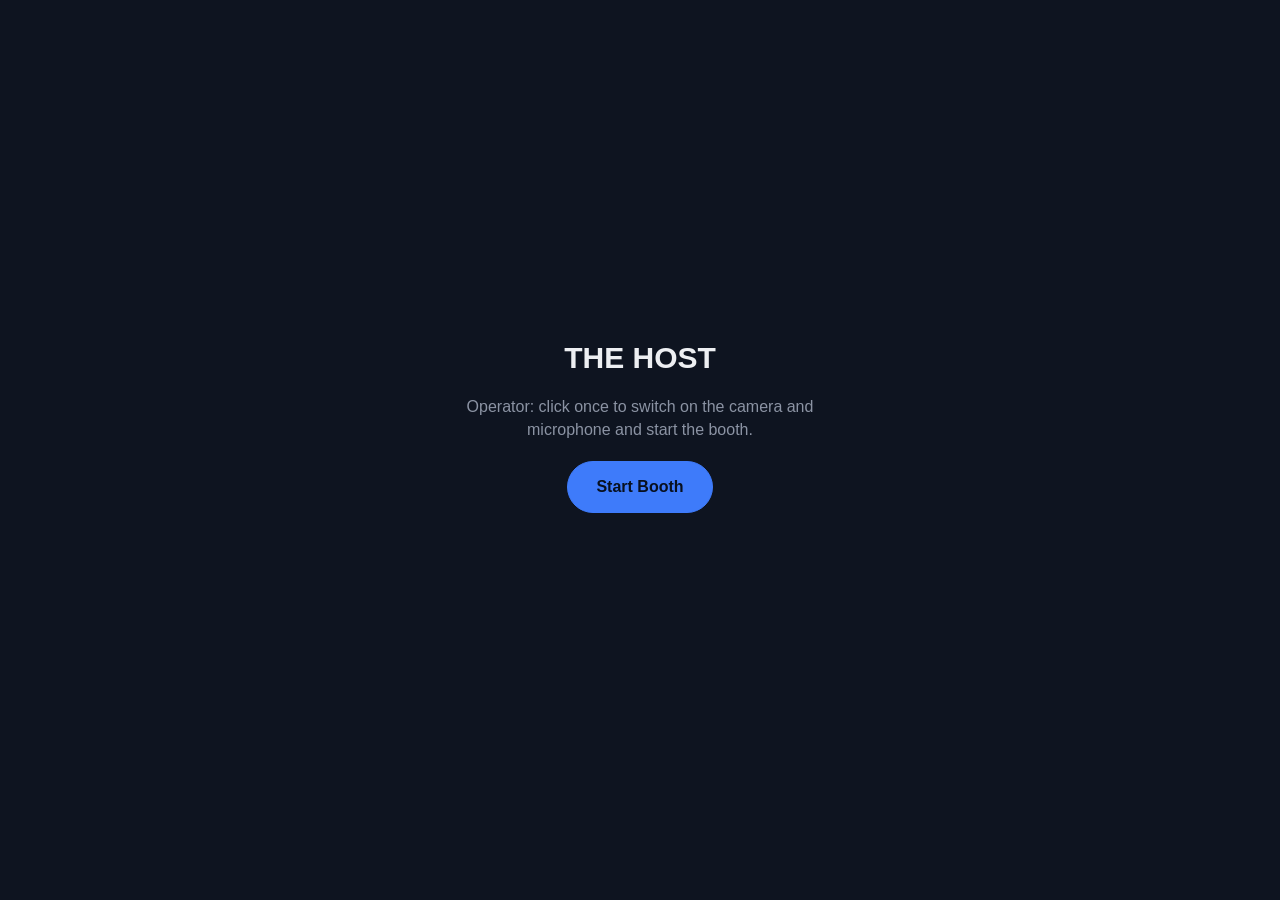
<file: campusai-v1/frontend/index.html>
<!doctype html>
<html lang="en">
<head>
  <meta charset="utf-8">
  <meta name="viewport" content="width=device-width, initial-scale=1">
  <title>THE HOST</title>
  <link rel="stylesheet" href="styles.css">
</head>
<body data-state="booth_off">
  <header class="topbar">
    <div class="brand"><span class="brand-name">THE HOST</span><span class="brand-tag">Bite &amp; Pour · voice page</span></div>
    <div class="operator">
      <label class="switch"><input type="checkbox" id="autoGreet" checked><span>Auto-greet</span></label>
    </div>
  </header>

  <main class="stage">
    <section class="left" aria-label="Robot and controls">
      <div id="robotMount"></div>
      <p id="statusLabel" class="status-label" aria-live="polite">Ready</p>
      <div id="hints" class="hints">
        <p class="hints-title">Try saying:</p>
        <ul>
          <li>“What do you recommend?”</li>
          <li>“I’d like to order something.”</li>
          <li>“Is my order ready?”</li>
          <li>“Remember me, my name is …”</li>
        </ul>
        <p class="hints-foot">Or hold something up and press “Show It Something”.</p>
      </div>
      <div class="controls">
        <button id="talkBtn" class="btn primary" type="button">Tap to Talk</button>
        <button id="doneBtn" class="btn" type="button" hidden>Done</button>
        <button id="snapBtn" class="btn" type="button" disabled>Show It Something</button>
        <button id="reconnectBtn" class="btn primary" type="button" hidden>Reconnect</button>
      </div>
      <form id="textForm" class="textform" autocomplete="off">
        <input id="textInput" type="text" maxlength="500" placeholder="Or type here…" disabled>
        <button id="textSend" class="btn" type="submit" disabled>Send</button>
      </form>
      <div class="camera"><video id="preview" autoplay playsinline muted></video></div>
      <p id="privacy" class="privacy">Camera: used on this device only to notice when someone is nearby — nothing is recorded or stored. Voice, and any photo you choose to show, are sent to Google’s Gemini service. Please don’t show anything sensitive.</p>
    </section>

    <section class="right" aria-label="Conversation">
      <div class="panel"><h2>Conversation</h2><div id="transcript" class="transcript" aria-live="polite"></div></div>
    </section>
  </main>

  <div id="startOverlay" class="overlay">
    <div class="overlay-card">
      <h1>THE HOST</h1>
      <p>Operator: click once to switch on the camera and microphone and start the booth.</p>
      <button id="startBtn" class="btn primary large" type="button">Start Booth</button>
      <p id="startNote" class="start-note" aria-live="polite"></p>
    </div>
  </div>
  <div id="toast" class="toast" role="status" hidden></div>
  <script type="module" src="app.js"></script>
</body>
</html>
</file>
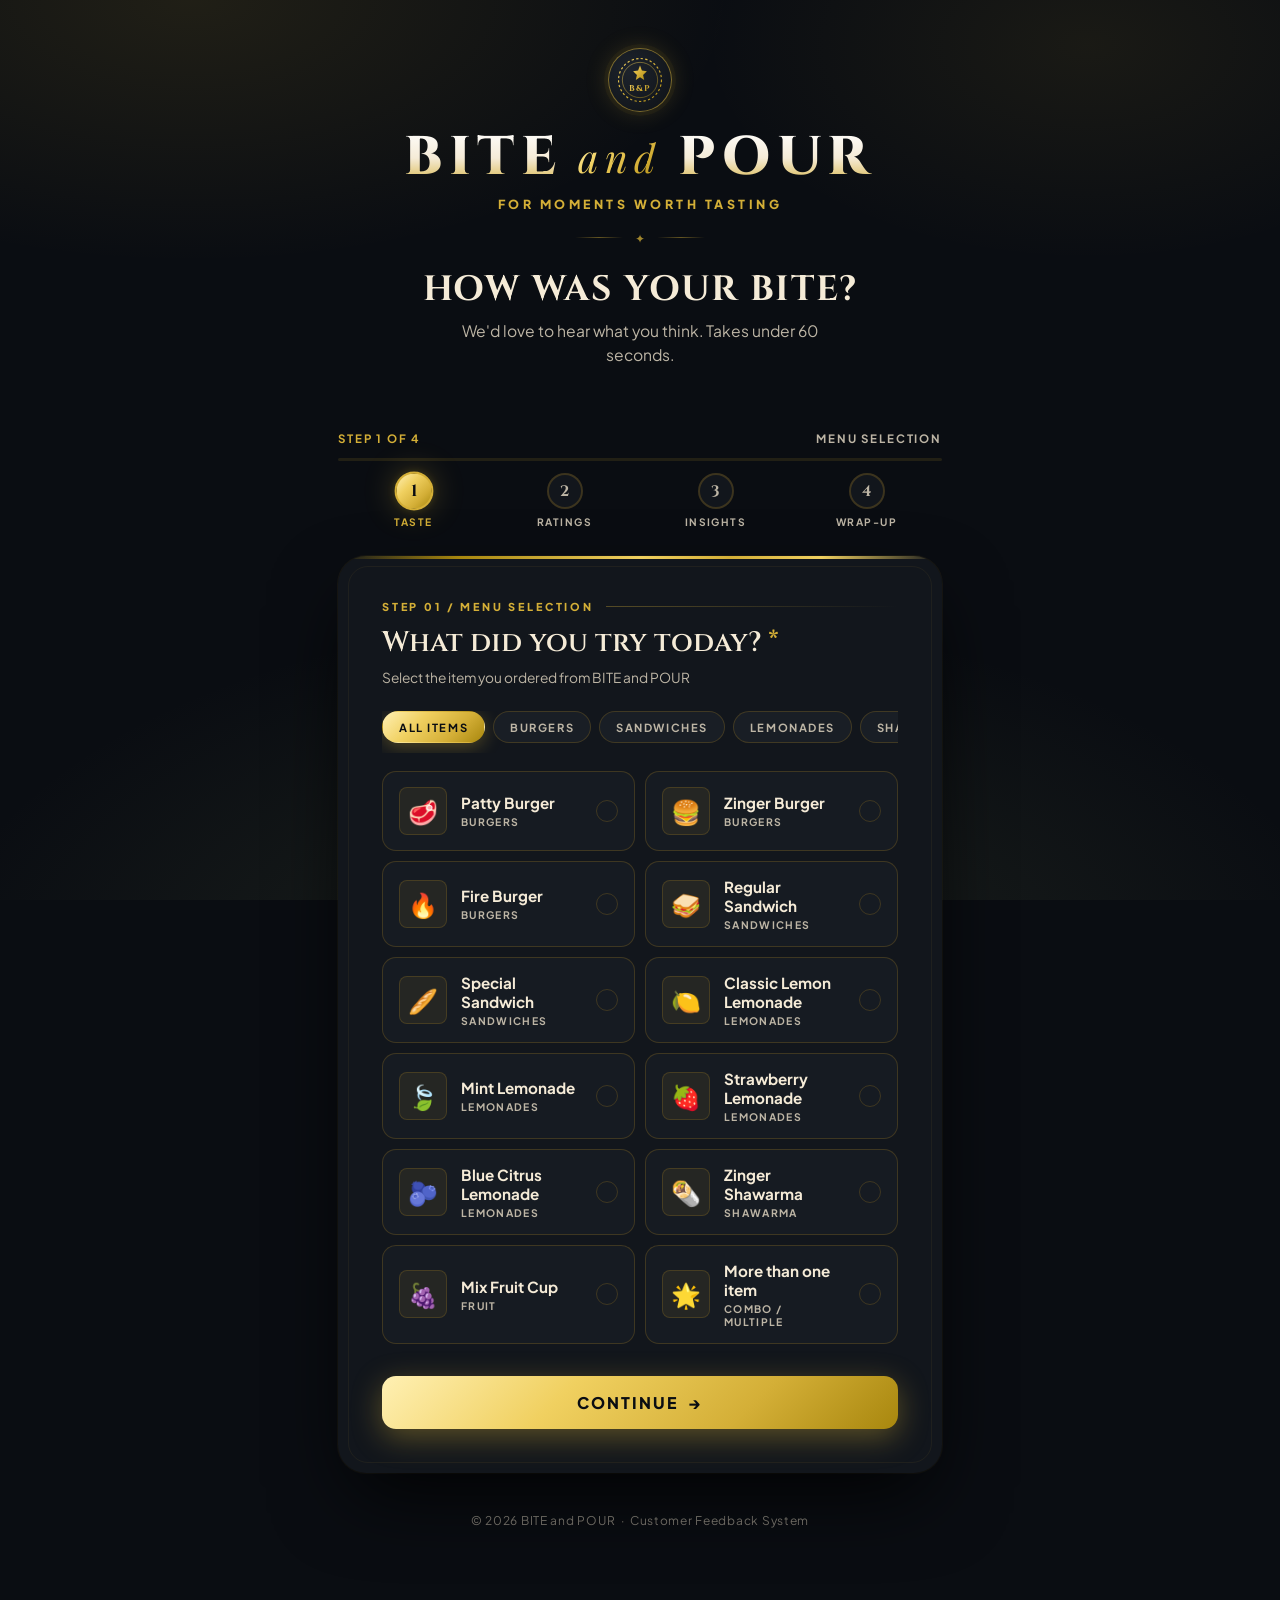
<file: feedback-site/netlify-deploy/index.html>
<!DOCTYPE html>
<html lang="en">
<head>
  <meta charset="UTF-8">
  <meta name="viewport" content="width=device-width, initial-scale=1.0, maximum-scale=1.0">
  <title>BITE and POUR — Customer Feedback</title>
  <meta name="description" content="Share your honest experience with BITE and POUR. Premium feedback, under 60 seconds.">
  <meta name="theme-color" content="#0A0D12">
  <link rel="stylesheet" href="style.css">
  <link rel="icon" href="data:image/svg+xml,<svg xmlns=%22http://www.w3.org/2000/svg%22 viewBox=%220 0 100 100%22><text y=%22.9em%22 font-size=%2290%22>👑</text></svg>">
</head>
<body>

  <!-- Gold Gradient (SVG defs for star fill fallback) -->
  <svg style="width:0;height:0;position:absolute" aria-hidden="true">
    <defs>
      <linearGradient id="gGold" x1="0%" y1="0%" x2="100%" y2="100%">
        <stop offset="0%" stop-color="#F0D060"/>
        <stop offset="50%" stop-color="#D4AF37"/>
        <stop offset="100%" stop-color="#A8870E"/>
      </linearGradient>
    </defs>
  </svg>

  <!-- Ambient particles -->
  <div class="particle-field" id="ptField" aria-hidden="true"></div>

  <main class="app">

    <!-- ═══════════════ BRAND HEADER ═══════════════ -->
    <header class="brand-header">
      
      <!-- Premium Logo Crest Emblem -->
      <div class="brand-logo-emblem" aria-label="BITE and POUR Crest">
        <div class="crest-ring-outer"></div>
        <div class="crest-badge">
          <svg class="crest-svg" viewBox="0 0 60 60" fill="none" xmlns="http://www.w3.org/2000/svg">
            <circle cx="30" cy="30" r="28" stroke="url(#gGold)" stroke-width="1.5" stroke-dasharray="3 3"/>
            <circle cx="30" cy="30" r="23" stroke="url(#gGold)" stroke-width="1" opacity="0.6"/>
            <!-- Crown / Star motif -->
            <path d="M30 11L32.5 17.5L39 18.5L34 23.5L35.5 30L30 26.5L24.5 30L26 23.5L21 18.5L27.5 17.5L30 11Z" fill="url(#gGold)"/>
            <!-- Monogram -->
            <text x="30" y="44" font-family="'Cinzel', Georgia, serif" font-size="11" font-weight="700" fill="url(#gGold)" text-anchor="middle" letter-spacing="1.5">B&amp;P</text>
          </svg>
        </div>
      </div>

      <!-- Balanced Luxury Brand Wordmark -->
      <div class="brand-wordmark" aria-label="BITE and POUR">
        <span class="wm-word">BITE</span>
        <span class="wm-amp">and</span>
        <span class="wm-word">POUR</span>
      </div>

      <p class="brand-tagline">FOR MOMENTS WORTH TASTING</p>

      <div class="header-gold-divider" aria-hidden="true">
        <span class="hgd-line"></span>
        <span class="hgd-star">✦</span>
        <span class="hgd-line"></span>
      </div>

      <h1 class="page-headline">HOW WAS YOUR BITE?</h1>
      <p class="page-subline">We'd love to hear what you think. Takes under 60 seconds.</p>
    </header>

    <!-- ═══════════════ PROGRESS ═══════════════ -->
    <div class="progress-wrap fade-up d4" aria-label="Feedback progress">
      <div class="progress-label">
        <span id="stepLabel">Step 1 of 4</span>
        <span id="stepName">Menu Selection</span>
      </div>
      <div class="progress-track">
        <div class="progress-fill" id="pFill"></div>
      </div>
      <div class="progress-dots">
        <div class="pdot active" id="pd1">
          <div class="pdot-ring"><span>1</span></div>
          <div class="pdot-lbl">Taste</div>
        </div>
        <div class="pdot" id="pd2">
          <div class="pdot-ring"><span>2</span></div>
          <div class="pdot-lbl">Ratings</div>
        </div>
        <div class="pdot" id="pd3">
          <div class="pdot-ring"><span>3</span></div>
          <div class="pdot-lbl">Insights</div>
        </div>
        <div class="pdot" id="pd4">
          <div class="pdot-ring"><span>4</span></div>
          <div class="pdot-lbl">Wrap-Up</div>
        </div>
      </div>
    </div>

    <!-- Error banner -->
    <div class="err-banner" id="errBanner" role="alert">
      <span>⚠️</span>
      <span id="errText">Please complete all required fields.</span>
    </div>

    <!-- ═══════════════ FEEDBACK FORM ═══════════════ -->
    <form id="feedbackForm" name="feedback" method="POST" data-netlify="true" netlify-honeypot="website_hp" novalidate autocomplete="off">
      <input type="hidden" name="form-name" value="feedback">

      <!-- Honeypot -->
      <div class="hp" aria-hidden="true">
        <input type="text" name="website_hp" id="website_hp" tabindex="-1" autocomplete="nope">
      </div>

      <!-- ── STEP 1: MENU SELECTION ── -->
      <div class="form-step active card" id="step-1">
        <div class="step-label">Step 01 / Menu Selection</div>
        <h2 class="q-title">What did you try today? <span class="q-required">*</span></h2>
        <p class="q-sub">Select the item you ordered from BITE and POUR</p>

        <!-- Category filter -->
        <div class="cat-bar" role="group" aria-label="Filter items">
          <button type="button" class="cat-btn on" data-cat="all">All Items</button>
          <button type="button" class="cat-btn" data-cat="burgers">Burgers</button>
          <button type="button" class="cat-btn" data-cat="sandwiches">Sandwiches</button>
          <button type="button" class="cat-btn" data-cat="lemonades">Lemonades</button>
          <button type="button" class="cat-btn" data-cat="shawarma">Shawarma</button>
          <button type="button" class="cat-btn" data-cat="fruit">Fruit</button>
        </div>

        <div class="product-grid" role="radiogroup" aria-label="Select menu item">

          <label class="pchip" data-cat="burgers">
            <input type="radio" name="item" value="Patty Burger">
            <div class="picon"><span class="picon-emoji">🥩</span></div>
            <div class="pinfo">
              <div class="pname">Patty Burger</div>
              <div class="pcat">Burgers</div>
            </div>
            <div class="pcheck">✓</div>
          </label>

          <label class="pchip" data-cat="burgers">
            <input type="radio" name="item" value="Zinger Burger">
            <div class="picon"><span class="picon-emoji">🍔</span></div>
            <div class="pinfo">
              <div class="pname">Zinger Burger</div>
              <div class="pcat">Burgers</div>
            </div>
            <div class="pcheck">✓</div>
          </label>

          <label class="pchip" data-cat="burgers">
            <input type="radio" name="item" value="Fire Burger">
            <div class="picon"><span class="picon-emoji">🔥</span></div>
            <div class="pinfo">
              <div class="pname">Fire Burger</div>
              <div class="pcat">Burgers</div>
            </div>
            <div class="pcheck">✓</div>
          </label>

          <label class="pchip" data-cat="sandwiches">
            <input type="radio" name="item" value="Regular Sandwich">
            <div class="picon"><span class="picon-emoji">🥪</span></div>
            <div class="pinfo">
              <div class="pname">Regular Sandwich</div>
              <div class="pcat">Sandwiches</div>
            </div>
            <div class="pcheck">✓</div>
          </label>

          <label class="pchip" data-cat="sandwiches">
            <input type="radio" name="item" value="Special Sandwich">
            <div class="picon"><span class="picon-emoji">🥖</span></div>
            <div class="pinfo">
              <div class="pname">Special Sandwich</div>
              <div class="pcat">Sandwiches</div>
            </div>
            <div class="pcheck">✓</div>
          </label>

          <label class="pchip" data-cat="lemonades">
            <input type="radio" name="item" value="Classic Lemon Lemonade">
            <div class="picon"><span class="picon-emoji">🍋</span></div>
            <div class="pinfo">
              <div class="pname">Classic Lemon Lemonade</div>
              <div class="pcat">Lemonades</div>
            </div>
            <div class="pcheck">✓</div>
          </label>

          <label class="pchip" data-cat="lemonades">
            <input type="radio" name="item" value="Mint Lemonade">
            <div class="picon"><span class="picon-emoji">🍃</span></div>
            <div class="pinfo">
              <div class="pname">Mint Lemonade</div>
              <div class="pcat">Lemonades</div>
            </div>
            <div class="pcheck">✓</div>
          </label>

          <label class="pchip" data-cat="lemonades">
            <input type="radio" name="item" value="Strawberry Lemonade">
            <div class="picon"><span class="picon-emoji">🍓</span></div>
            <div class="pinfo">
              <div class="pname">Strawberry Lemonade</div>
              <div class="pcat">Lemonades</div>
            </div>
            <div class="pcheck">✓</div>
          </label>

          <label class="pchip" data-cat="lemonades">
            <input type="radio" name="item" value="Blue Citrus Lemonade">
            <div class="picon"><span class="picon-emoji">🫐</span></div>
            <div class="pinfo">
              <div class="pname">Blue Citrus Lemonade</div>
              <div class="pcat">Lemonades</div>
            </div>
            <div class="pcheck">✓</div>
          </label>

          <label class="pchip" data-cat="shawarma">
            <input type="radio" name="item" value="Zinger Shawarma">
            <div class="picon"><span class="picon-emoji">🌯</span></div>
            <div class="pinfo">
              <div class="pname">Zinger Shawarma</div>
              <div class="pcat">Shawarma</div>
            </div>
            <div class="pcheck">✓</div>
          </label>

          <label class="pchip" data-cat="fruit">
            <input type="radio" name="item" value="Mix Fruit Cup">
            <div class="picon"><span class="picon-emoji">🍇</span></div>
            <div class="pinfo">
              <div class="pname">Mix Fruit Cup</div>
              <div class="pcat">Fruit</div>
            </div>
            <div class="pcheck">✓</div>
          </label>

          <label class="pchip" data-cat="all">
            <input type="radio" name="item" value="More than one item">
            <div class="picon"><span class="picon-emoji">🌟</span></div>
            <div class="pinfo">
              <div class="pname">More than one item</div>
              <div class="pcat">Combo / Multiple</div>
            </div>
            <div class="pcheck">✓</div>
          </label>

        </div>

        <div class="nav-row">
          <button type="button" class="btn-next" id="next1">
            CONTINUE <span class="btn-arrow">→</span>
          </button>
        </div>
      </div><!-- /step-1 -->

      <!-- ── STEP 2: RATINGS ── -->
      <div class="form-step card" id="step-2">
        <div class="step-label">Step 02 / Quality Ratings</div>
        <h2 class="q-title">Rate your experience</h2>
        <p class="q-sub">Be honest — we use this to improve.</p>

        <!-- Overall -->
        <div class="rating-group">
          <div class="rq-title">Overall Experience <span class="q-required">*</span></div>
          <div class="stars" role="radiogroup" aria-label="Overall rating" data-field="overall_rating">
            <button type="button" class="star-btn" data-v="1" aria-label="1 star"><span class="star-glyph">★</span></button>
            <button type="button" class="star-btn" data-v="2" aria-label="2 stars"><span class="star-glyph">★</span></button>
            <button type="button" class="star-btn" data-v="3" aria-label="3 stars"><span class="star-glyph">★</span></button>
            <button type="button" class="star-btn" data-v="4" aria-label="4 stars"><span class="star-glyph">★</span></button>
            <button type="button" class="star-btn" data-v="5" aria-label="5 stars"><span class="star-glyph">★</span></button>
          </div>
          <div style="text-align:center"><span class="star-pill" id="overall_rating_pill">Tap a star to rate</span></div>
          <input type="hidden" name="overall_rating" id="overall_rating">
        </div>

        <!-- Taste -->
        <div class="rating-group">
          <div class="rq-title">Taste <span class="q-required">*</span></div>
          <div class="stars" role="radiogroup" aria-label="Taste rating" data-field="taste_rating">
            <button type="button" class="star-btn" data-v="1" aria-label="1 star"><span class="star-glyph">★</span></button>
            <button type="button" class="star-btn" data-v="2" aria-label="2 stars"><span class="star-glyph">★</span></button>
            <button type="button" class="star-btn" data-v="3" aria-label="3 stars"><span class="star-glyph">★</span></button>
            <button type="button" class="star-btn" data-v="4" aria-label="4 stars"><span class="star-glyph">★</span></button>
            <button type="button" class="star-btn" data-v="5" aria-label="5 stars"><span class="star-glyph">★</span></button>
          </div>
          <div style="text-align:center"><span class="star-pill" id="taste_rating_pill">Tap a star to rate</span></div>
          <input type="hidden" name="taste_rating" id="taste_rating">
        </div>

        <!-- Presentation -->
        <div class="rating-group">
          <div class="rq-title">Presentation <span class="q-required">*</span></div>
          <div class="stars" role="radiogroup" aria-label="Presentation rating" data-field="presentation_rating">
            <button type="button" class="star-btn" data-v="1" aria-label="1 star"><span class="star-glyph">★</span></button>
            <button type="button" class="star-btn" data-v="2" aria-label="2 stars"><span class="star-glyph">★</span></button>
            <button type="button" class="star-btn" data-v="3" aria-label="3 stars"><span class="star-glyph">★</span></button>
            <button type="button" class="star-btn" data-v="4" aria-label="4 stars"><span class="star-glyph">★</span></button>
            <button type="button" class="star-btn" data-v="5" aria-label="5 stars"><span class="star-glyph">★</span></button>
          </div>
          <div style="text-align:center"><span class="star-pill" id="presentation_rating_pill">Tap a star to rate</span></div>
          <input type="hidden" name="presentation_rating" id="presentation_rating">
        </div>

        <div class="nav-row">
          <button type="button" class="btn-back" id="back2">← BACK</button>
          <button type="button" class="btn-next" id="next2">
            CONTINUE <span class="btn-arrow">→</span>
          </button>
        </div>
      </div><!-- /step-2 -->

      <!-- ── STEP 3: VALUE & INSIGHTS ── -->
      <div class="form-step card" id="step-3">
        <div class="step-label">Step 03 / Value &amp; Insights</div>
        <h2 class="q-title">Tell us a little more</h2>

        <div class="gap-md">
          <div class="mini-q">Was it worth the price? <span class="req">*</span></div>
          <div class="opts" role="radiogroup" aria-label="Price value">
            <label class="opt"><input type="radio" name="value_rating" value="Absolutely"><span>Absolutely</span></label>
            <label class="opt"><input type="radio" name="value_rating" value="Yes"><span>Yes</span></label>
            <label class="opt"><input type="radio" name="value_rating" value="It was okay"><span>It was okay</span></label>
            <label class="opt"><input type="radio" name="value_rating" value="Could be better"><span>Could be better</span></label>
            <label class="opt"><input type="radio" name="value_rating" value="Not really"><span>Not really</span></label>
          </div>
        </div>

        <div class="gap-md">
          <div class="mini-q">What did you like the most?</div>
          <input type="text" name="liked_most" class="field" placeholder="Tell us what stood out..." maxlength="255">
        </div>

        <div>
          <div class="mini-q">What should we improve?</div>
          <textarea name="improvement" class="field" placeholder="Be honest — we want to get better." maxlength="1000"></textarea>
        </div>

        <div class="nav-row">
          <button type="button" class="btn-back" id="back3">← BACK</button>
          <button type="button" class="btn-next" id="next3">
            CONTINUE <span class="btn-arrow">→</span>
          </button>
        </div>
      </div><!-- /step-3 -->

      <!-- ── STEP 4: FINAL THOUGHT ── -->
      <div class="form-step card" id="step-4">
        <div class="step-label">Step 04 / Final Thought</div>
        <h2 class="q-title">One last thing...</h2>

        <div class="gap-md">
          <div class="mini-q">Would you buy from BITE and POUR again? <span class="req">*</span></div>
          <div class="opts" role="radiogroup" aria-label="Buy again?">
            <label class="opt"><input type="radio" name="buy_again" value="Definitely"><span>Definitely 🔥</span></label>
            <label class="opt"><input type="radio" name="buy_again" value="Probably"><span>Probably</span></label>
            <label class="opt"><input type="radio" name="buy_again" value="Maybe"><span>Maybe</span></label>
            <label class="opt"><input type="radio" name="buy_again" value="Probably not"><span>Probably not</span></label>
          </div>
        </div>

        <div>
          <div class="mini-q">Describe BITE and POUR in one word.</div>
          <input type="text" name="one_word" class="field" placeholder="Your one word..." maxlength="50">
        </div>

        <div class="nav-row">
          <button type="button" class="btn-back" id="back4">← BACK</button>
          <button type="submit" class="btn-submit" id="submitBtn">
            <span class="spinner" id="spinner"></span>
            <span id="submitText">SUBMIT MY REVIEW</span>
            <span class="btn-arrow">→</span>
          </button>
        </div>
      </div><!-- /step-4 -->

    </form>

    <!-- ═══════════════ THANK YOU ═══════════════ -->
    <div class="thankyou" id="thankyou" role="region" aria-live="polite">
      <div class="check-wrap">
        <svg class="check-svg" viewBox="0 0 52 52" aria-hidden="true">
          <circle class="check-circle" cx="26" cy="26" r="23"
            fill="none" stroke="rgba(124,139,90,0.45)" stroke-width="3"/>
          <path class="check-path"
            fill="none" stroke="#D4AF37" stroke-width="4"
            stroke-linecap="round" stroke-linejoin="round"
            d="M14 27l7 7 16-16"/>
        </svg>
      </div>

      <h2 class="ty-title">THANK YOU! ❤️</h2>
      <div class="ty-sub">Your feedback has been served.</div>
      <p class="ty-msg">
        We appreciate you taking a moment to rate BITE and POUR.<br>
        <strong>See you at the next bite. 🔥</strong>
      </p>
      <div class="ty-quote">"Good Food, Good Mood"</div>
      <div class="ty-brand">BITE and POUR</div>
      <div class="ty-foot">For Moments Worth Tasting.</div>
    </div>

    <footer class="app-footer">
      <p>&copy; 2026 BITE and POUR &nbsp;·&nbsp; Customer Feedback System</p>
    </footer>

  </main>

  <script src="script.js"></script>
</body>
</html>
</file>
<file: campusai-v1/frontend/styles.css>
:root{
  --bg:#0E1420; --panel:#161D2B; --panel-2:#0A0F18;
  --text:#EDEFF2; --text-muted:#8B93A3; --hairline:#232B3A;
  --listening:#3E7BFA; --thinking:#E8A33D; --waiting:#37C6C0;
  --speaking:#33C481; --error:#E5484D; --noticed:#FF8A5B;
  --demo-tag:#8B93A3; --web-tag:#9B6BFF;
  --radius:10px;
}
*{box-sizing:border-box;}
html,body{height:100%;}
body{
  margin:0; background:var(--bg); color:var(--text);
  font-family:Inter,-apple-system,Segoe UI,Roboto,sans-serif;
  font-size:16px; line-height:1.45;
}
h1,h2{font-family:Inter,-apple-system,Segoe UI,Roboto,sans-serif; font-weight:600; margin:0 0 12px;}
h2{font-size:15px; color:var(--text-muted); text-transform:none; letter-spacing:0.2px;}
button, input{font-family:inherit; font-size:15px;}
:focus-visible{outline:2px solid var(--listening); outline-offset:2px;}

/* ---------- layout ---------- */
.topbar{
  display:flex; align-items:center; justify-content:space-between;
  padding:14px 24px; border-bottom:1px solid var(--hairline);
}
.brand{display:flex; align-items:baseline; gap:10px;}
.brand-name{font-size:20px; font-weight:700;}
.brand-tag{font-size:12px; color:var(--text-muted);}
.switch{display:flex; align-items:center; gap:8px; font-size:13px; color:var(--text-muted);}
.switch input{accent-color:var(--listening);}

.stage{
  display:grid; grid-template-columns:minmax(280px,38%) 1fr;
  gap:20px; padding:20px 24px;
}
.left{display:flex; flex-direction:column; align-items:center; gap:14px;}
.right{display:flex; flex-direction:column; gap:16px; min-width:0;}

#robotMount{width:100%; display:flex; justify-content:center; padding-top:8px;}
#robotMount svg{width:clamp(220px,26vw,360px); height:auto; display:block;}

.status-label{
  margin:0; font-size:15px; color:var(--text-muted); min-height:20px; text-align:center;
}
body[data-state="error"] .status-label{color:var(--error); font-weight:600;}

.hints{
  border:1px solid var(--hairline); border-radius:var(--radius);
  padding:12px 16px; width:100%; max-width:340px; background:var(--panel);
}
.hints-title{margin:0 0 6px; font-size:13px; color:var(--text-muted);}
.hints ul{margin:0; padding-left:18px; font-size:14px;}
.hints li{margin-bottom:4px;}
.hints-foot{margin:8px 0 0; font-size:12px; color:var(--text-muted);}

.controls{display:flex; gap:10px; flex-wrap:wrap; justify-content:center;}
.btn{
  min-height:44px; padding:0 18px; border-radius:999px; border:1px solid var(--hairline);
  background:var(--panel); color:var(--text); cursor:pointer;
}
.btn:disabled{opacity:0.4; cursor:not-allowed;}
.btn.primary{background:var(--listening); border-color:var(--listening); color:#08101F; font-weight:600;}
.btn.large{min-height:52px; padding:0 28px; font-size:16px;}

.textform{display:flex; gap:8px; width:100%; max-width:340px;}
#textInput{
  flex:1; min-height:44px; padding:0 14px; border-radius:999px;
  border:1px solid var(--hairline); background:var(--panel-2); color:var(--text);
}
#textInput:disabled{opacity:0.4;}

.camera{width:200px; border-radius:var(--radius); overflow:hidden; border:1px solid var(--hairline);}
.camera video{width:100%; display:block; transform:scaleX(-1); background:#000;}

.privacy{font-size:11px; color:var(--text-muted); max-width:340px; text-align:center; margin:0;}

.panel{
  border:1px solid var(--hairline); border-radius:var(--radius);
  background:var(--panel); padding:14px 16px; min-width:0;
}
.transcript{height:220px; overflow-y:auto; font-family:"IBM Plex Mono",monospace; font-size:13px;}
.line{margin-bottom:8px; padding-left:8px; border-left:2px solid var(--hairline);}
.line-agent{border-left-color:var(--listening);}
.line-user{border-left-color:var(--text-muted);}
.who{color:var(--text-muted); margin-right:4px;}
.txt{color:var(--text);}

.activity{list-style:none; margin:0; padding:0; font-size:13px; max-height:220px; overflow-y:auto;}
.activity li{
  display:flex; align-items:center; gap:8px; padding:6px 0; border-bottom:1px solid var(--hairline);
}
.activity li:last-child{border-bottom:none;}
.activity li.running{opacity:0.6;}
.activity .time{font-family:"IBM Plex Mono",monospace; color:var(--text-muted); font-size:11px; flex:0 0 auto;}
.activity .summary{flex:1; min-width:0;}
.tag{font-size:11px; padding:2px 8px; border-radius:999px; flex:0 0 auto;}
.tag-real{background:rgba(62,123,250,0.18); color:var(--listening);}
.tag-demo{background:rgba(139,147,163,0.18); color:var(--demo-tag);}
.tag-web{background:rgba(155,107,255,0.18); color:var(--web-tag);}

.records{margin:0 24px 24px;}
.records table{width:100%; border-collapse:collapse; font-size:13px;}
.records th{text-align:left; color:var(--text-muted); font-weight:500; padding:6px 8px; border-bottom:1px solid var(--hairline);}
.records td{padding:6px 8px; border-bottom:1px solid var(--hairline); font-family:"IBM Plex Mono",monospace;}
.records td:nth-child(2){font-family:inherit;}

.overlay{
  position:fixed; inset:0; background:var(--bg); display:flex; align-items:center; justify-content:center; z-index:50;
}
.overlay-card{text-align:center; max-width:420px; padding:32px;}
.overlay-card h1{font-size:30px; margin-bottom:10px;}
.overlay-card p{color:var(--text-muted); margin-bottom:20px;}
.start-note{color:var(--thinking); font-size:13px; min-height:18px;}

.toast{
  position:fixed; left:50%; bottom:24px; transform:translateX(-50%);
  background:var(--panel); border:1px solid var(--hairline); border-radius:999px;
  padding:10px 18px; font-size:13px; max-width:80vw; text-align:center; z-index:60;
}

/* ---------- responsive ---------- */
@media (max-width:900px){
  .stage{grid-template-columns:1fr;}
  .left{order:1;} .right{order:2;}
}

/* ---------- reduced motion ---------- */
@media (prefers-reduced-motion:reduce){
  *{animation-duration:0.001ms !important; transition-duration:0.001ms !important;}
}
</file>
<file: feedback-site/netlify-deploy/style.css>
/* ============================================================
   BITE and POUR — ULTIMATE LUXURY BRAND SYSTEM
   Official Palette:
   #0A0D12  Deep Charcoal (main bg)
   #12161C  Card bg
   #191E25  Input bg
   #D4AF37  Gold primary
   #F0D060  Gold light
   #A8870E  Gold dark
   #F5EBD7  Cream (main text)
   #BDB5A5  Cream muted
   #6F5A22  Dark gold border
   #7C8B5A  Olive success
============================================================ */

@import url('https://fonts.googleapis.com/css2?family=Cinzel:wght@600;700;800;900&family=Playfair+Display:ital,wght@0,600;1,400;1,600&family=Plus+Jakarta+Sans:wght@400;500;600;700;800&display=swap');

/* ─── TOKENS ────────────────────────────────────────────── */
:root {
  --bg:          #0A0D12;
  --card:        #12161C;
  --card-2:      #161B23;
  --input:       #191E25;

  --gold:        #D4AF37;
  --gold-lt:     #F0D060;
  --gold-dk:     #A8870E;
  --gold-foil:   linear-gradient(135deg, #FFF0B3 0%, #F0D060 35%, #D4AF37 70%, #A8870E 100%);
  --gold-glow:   rgba(212,175,55,0.32);
  --gold-subtle: rgba(212,175,55,0.10);

  --cream:       #F5EBD7;
  --cream-2:     #BDB5A5;
  --cream-3:     rgba(245,235,215,0.45);

  --border:      rgba(111,90,34,0.45);
  --border-gold: rgba(212,175,55,0.25);

  --olive:       #7C8B5A;
  --olive-lt:    #98A870;

  --r-sm:  8px;
  --r-md:  14px;
  --r-lg:  22px;
  --r-xl:  28px;
  --r-inf: 9999px;

  --ff-brand: 'Cinzel', Georgia, serif;
  --ff-h:     'Cinzel', Georgia, serif;
  --ff-b:     'Plus Jakarta Sans', -apple-system, sans-serif;
  --ff-serif: 'Playfair Display', Georgia, serif;

  --sh-card: 0 32px 80px -16px rgba(0,0,0,0.9), 0 0 0 1px rgba(212,175,55,0.07);
  --sh-gold: 0 0 30px rgba(212,175,55,0.30), 0 0 8px rgba(212,175,55,0.18);

  --ease: cubic-bezier(0.16,1,0.3,1);
  --t1:   0.18s ease;
  --t2:   0.32s var(--ease);
  --t3:   0.55s var(--ease);
}

/* ─── RESET ─────────────────────────────────────────────── */
*,*::before,*::after { box-sizing: border-box; margin: 0; padding: 0; }
html {
  scroll-behavior: smooth;
  -webkit-tap-highlight-color: transparent;
  background: var(--bg);
  overflow-x: hidden;
}
body {
  font-family: var(--ff-b);
  background: var(--bg);
  color: var(--cream);
  min-height: 100vh;
  overflow-x: hidden;
  overflow-wrap: anywhere;

  /* Multi-layer warm atmospheric backdrop */
  background-image:
    radial-gradient(ellipse 65% 45% at 15% 0%,   rgba(212,175,55,0.11) 0%, transparent 65%),
    radial-gradient(ellipse 50% 40% at 85% 5%,   rgba(212,175,55,0.08) 0%, transparent 60%),
    radial-gradient(ellipse 80% 60% at 50% 110%,  rgba(124,139,90,0.18) 0%, transparent 70%),
    radial-gradient(ellipse 60% 50% at 50% 40%,   rgba(10,13,18,0.55)  0%, transparent 85%);
  background-attachment: fixed;
}

/* ─── PARTICLES ─────────────────────────────────────────── */
.particle-field {
  position: fixed; inset: 0;
  pointer-events: none;
  overflow: hidden;
  z-index: 0;
}
.pt {
  position: absolute;
  border-radius: 50%;
  background: var(--gold);
  opacity: 0;
  animation: ptFloat var(--d) var(--dl) ease-in-out infinite;
}
@keyframes ptFloat {
  0%   { opacity: 0;    transform: translateY(105vh) scale(0.3); }
  12%  { opacity: 0.55; }
  88%  { opacity: 0.15; }
  100% { opacity: 0;    transform: translateY(-8vh) scale(1); }
}

/* ─── LAYOUT ─────────────────────────────────────────────── */
.app {
  width: min(100% - 24px, 660px);
  margin-inline: auto;
  padding: clamp(24px,6vw,48px) clamp(12px,5vw,28px) clamp(64px,10vw,96px);
  position: relative;
  z-index: 1;
}

/* ─── BRAND HEADER ───────────────────────────────────────── */
.brand-header {
  text-align: center;
  padding-bottom: clamp(20px, 4vw, 32px);
  margin-bottom: clamp(24px, 5vw, 32px);
  position: relative;
}

/* Logo Crest Emblem */
.brand-logo-emblem {
  width: 64px; height: 64px;
  margin: 0 auto 16px auto;
  position: relative;
  display: flex;
  align-items: center;
  justify-content: center;
}
.crest-badge {
  width: 64px; height: 64px;
  border-radius: 50%;
  background: radial-gradient(circle at 35% 35%, #1D232C 0%, #12161C 75%, #0A0D12 100%);
  border: 1.5px solid rgba(212,175,55,0.55);
  display: flex;
  align-items: center;
  justify-content: center;
  box-shadow: 0 0 24px rgba(212,175,55,0.20), 0 0 0 4px rgba(212,175,55,0.05);
  transition: var(--t2);
}
.brand-logo-emblem:hover .crest-badge {
  transform: scale(1.06);
  border-color: var(--gold);
  box-shadow: 0 0 32px rgba(212,175,55,0.35);
}
.crest-svg {
  width: 46px; height: 46px;
}

/* Brand Wordmark */
.brand-wordmark {
  font-family: var(--ff-brand);
  font-size: clamp(2.1rem, 6.5vw, 3.4rem);
  font-weight: 800;
  letter-spacing: 0.12em;
  line-height: 1.1;
  margin-bottom: 8px;
  display: flex;
  align-items: center;
  justify-content: center;
  gap: clamp(6px, 2vw, 14px);
  white-space: nowrap;
}
.wm-word {
  background: linear-gradient(180deg, #FFFFFF 0%, #F5EBD7 50%, #D4AF37 100%);
  -webkit-background-clip: text;
  -webkit-text-fill-color: transparent;
  background-clip: text;
}
.wm-amp {
  font-family: var(--ff-serif);
  font-size: 0.72em;
  font-weight: 400;
  font-style: italic;
  background: var(--gold-foil);
  -webkit-background-clip: text;
  -webkit-text-fill-color: transparent;
  background-clip: text;
  padding: 0 2px;
}

/* Tagline */
.brand-tagline {
  font-family: var(--ff-b);
  font-size: clamp(0.7rem, 2vw, 0.78rem);
  font-weight: 800;
  letter-spacing: 0.28em;
  text-transform: uppercase;
  color: var(--gold);
  margin-bottom: 18px;
}

/* Divider */
.header-gold-divider {
  display: flex;
  align-items: center;
  justify-content: center;
  gap: 12px;
  margin-bottom: 20px;
}
.hgd-line {
  width: 48px;
  height: 1px;
  background: linear-gradient(90deg, transparent, rgba(212,175,55,0.45), transparent);
}
.hgd-star {
  color: var(--gold);
  font-size: 0.78rem;
  opacity: 0.75;
}

/* Headline */
.page-headline {
  font-family: var(--ff-brand);
  font-size: clamp(1.5rem, 4.8vw, 2.2rem);
  font-weight: 700;
  letter-spacing: 0.05em;
  text-transform: uppercase;
  color: var(--cream);
  margin-bottom: 6px;
}
.page-subline {
  font-family: var(--ff-b);
  font-size: clamp(0.88rem, 2.5vw, 0.98rem);
  color: var(--cream-2);
  max-width: 420px;
  margin: 0 auto;
  line-height: 1.55;
}

/* Entrance animations */
.fade-up { opacity: 0; transform: translateY(28px); animation: fadeUp 0.8s var(--ease) forwards; }
.d1 { animation-delay: 0.05s; }
.d2 { animation-delay: 0.18s; }
.d3 { animation-delay: 0.30s; }
.d4 { animation-delay: 0.42s; }
.d5 { animation-delay: 0.56s; }
@keyframes fadeUp { to { opacity:1; transform:translateY(0); } }

/* ─── PROGRESS BAR ───────────────────────────────────────── */
.progress-wrap {
  margin-bottom: 28px;
  display: flex;
  flex-direction: column;
  gap: 12px;
}

/* Step counter text */
.progress-label {
  display: flex;
  justify-content: space-between;
  align-items: center;
  font-size: 0.72rem;
  font-weight: 700;
  text-transform: uppercase;
  letter-spacing: 0.16em;
}
.progress-label span:first-child { color: var(--gold); }
.progress-label span:last-child  { color: var(--cream-2); }

/* Track */
.progress-track {
  height: 3px;
  background: rgba(212,175,55,0.12);
  border-radius: var(--r-inf);
  overflow: hidden;
}
.progress-fill {
  height: 100%;
  width: 0%;
  background: var(--gold-foil);
  box-shadow: 0 0 12px var(--gold-glow);
  border-radius: var(--r-inf);
  transition: width 0.5s var(--ease);
}

/* Step dots */
.progress-dots {
  display: flex;
  justify-content: space-between;
}
.pdot {
  display: flex;
  flex-direction: column;
  align-items: center;
  gap: 6px;
  cursor: default;
  flex: 1;
}
.pdot-ring {
  width: 36px; height: 36px;
  border-radius: 50%;
  border: 2px solid var(--border);
  background: var(--card);
  display: flex;
  align-items: center;
  justify-content: center;
  font-family: var(--ff-h);
  font-size: 0.95rem;
  font-weight: 700;
  color: var(--cream-2);
  transition: var(--t2);
  position: relative;
}
.pdot.done .pdot-ring {
  border-color: var(--gold);
  background: rgba(212,175,55,0.14);
  color: var(--gold);
}
.pdot.done .pdot-ring::after {
  content: '✓';
  position: absolute;
  inset: 0;
  display: flex;
  align-items: center;
  justify-content: center;
  font-size: 0.85rem;
  color: var(--gold);
}
.pdot.done .pdot-ring span { opacity: 0; }
.pdot.active .pdot-ring {
  border-color: var(--gold);
  background: var(--gold-foil);
  color: var(--bg);
  box-shadow: var(--sh-gold);
  transform: scale(1.08);
}
.pdot-lbl {
  font-size: 0.64rem;
  font-weight: 700;
  text-transform: uppercase;
  letter-spacing: 0.14em;
  color: var(--cream-2);
  transition: var(--t1);
  text-align: center;
}
.pdot.active .pdot-lbl { color: var(--gold); }
@media (max-width:400px) { .pdot-lbl { display:none; } }

/* ─── GLASS FORM CARD ────────────────────────────────────── */
.card {
  background: var(--card);
  border: 1px solid var(--border-gold);
  border-radius: var(--r-xl);
  padding: clamp(24px,6vw,44px);
  box-shadow: var(--sh-card);
  position: relative;
  overflow: hidden;
}

/* Top gold accent stripe */
.card::before {
  content: '';
  position: absolute;
  top: 0; left: 0; right: 0;
  height: 2.5px;
  background: linear-gradient(90deg, transparent, var(--gold-dk) 20%, var(--gold-lt) 50%, var(--gold) 65%, var(--gold-lt) 80%, transparent);
}

/* Inner hairline frame */
.card::after {
  content: '';
  position: absolute;
  top: 10px; left: 10px; right: 10px; bottom: 10px;
  border: 1px solid rgba(212,175,55,0.07);
  border-radius: calc(var(--r-xl) - 8px);
  pointer-events: none;
}

/* ─── WIZARD STEPS (CSS-DRIVEN) ──────────────────────────── */
/* All steps hidden by CSS — JS only toggles the .active class */
.form-step {
  display: none;
}
.form-step.active {
  display: block;
  animation: stepIn 0.4s var(--ease) both;
}
@keyframes stepIn {
  from { opacity: 0; transform: translateY(14px); }
  to   { opacity: 1; transform: translateY(0);    }
}

/* ─── STEP LABELS ────────────────────────────────────────── */
.step-label {
  font-family: var(--ff-b);
  font-size: 0.68rem;
  font-weight: 800;
  text-transform: uppercase;
  letter-spacing: 0.26em;
  color: var(--gold);
  margin-bottom: 12px;
  display: flex;
  align-items: center;
  gap: 12px;
}
.step-label::after {
  content: '';
  flex: 1;
  height: 1px;
  background: linear-gradient(to right, rgba(212,175,55,0.35), transparent);
}

.q-title {
  font-family: var(--ff-h);
  font-size: clamp(1.4rem,4.8vw,1.75rem);
  font-weight: 600;
  color: var(--cream);
  margin-bottom: 6px;
  line-height: 1.3;
}
.q-sub {
  font-size: 0.86rem;
  color: var(--cream-2);
  margin-bottom: 22px;
  line-height: 1.5;
}
.q-required { color: var(--gold); }

/* ─── CATEGORY TABS ──────────────────────────────────────── */
.cat-bar {
  display: flex;
  gap: 8px;
  overflow-x: auto;
  padding-bottom: 10px;
  margin-bottom: 18px;
  scrollbar-width: none;
}
.cat-bar::-webkit-scrollbar { display: none; }

.cat-btn {
  flex-shrink: 0;
  background: var(--input);
  border: 1px solid var(--border);
  color: var(--cream-2);
  font-family: var(--ff-b);
  font-size: 0.7rem;
  font-weight: 700;
  letter-spacing: 0.14em;
  text-transform: uppercase;
  padding: 8px 16px;
  border-radius: var(--r-inf);
  cursor: pointer;
  white-space: nowrap;
  transition: var(--t2);
  outline: none;
}
.cat-btn:hover {
  color: var(--cream);
  border-color: var(--gold);
  background: var(--gold-subtle);
}
.cat-btn.on {
  background: var(--gold-foil);
  color: var(--bg);
  border-color: transparent;
  box-shadow: 0 4px 18px rgba(212,175,55,0.32);
}

/* ─── PRODUCT GRID & CHIPS ───────────────────────────────── */
.product-grid {
  display: grid;
  grid-template-columns: repeat(2, 1fr);
  gap: 10px;
}
@media (max-width:460px) { .product-grid { grid-template-columns: 1fr; } }

.pchip {
  display: flex;
  align-items: center;
  gap: 14px;
  padding: 15px 16px;
  background: rgba(25,30,37,0.75);
  border: 1px solid var(--border);
  border-radius: var(--r-md);
  cursor: pointer;
  user-select: none;
  transition: var(--t2);
  position: relative;
  overflow: hidden;
}
/* shimmer sweep */
.pchip::before {
  content: '';
  position: absolute;
  inset: 0;
  background: linear-gradient(110deg, transparent 20%, rgba(212,175,55,0.09) 48%, transparent 80%);
  transform: translateX(-120%);
  transition: transform 0.65s ease;
}
.pchip:hover::before { transform: translateX(120%); }
.pchip:hover {
  border-color: rgba(212,175,55,0.55);
  background: rgba(25,30,37,0.96);
  transform: translateY(-2px);
}
.pchip.on {
  border-color: var(--gold);
  background: rgba(212,175,55,0.11);
  box-shadow: 0 0 22px rgba(212,175,55,0.20), inset 0 0 0 1px rgba(212,175,55,0.08);
  transform: scale(1.02);
}
.pchip input[type="radio"] { position:absolute; opacity:0; width:0; height:0; pointer-events:none; }

/* Icon box */
.picon {
  width: 48px; height: 48px;
  flex-shrink: 0;
  border-radius: var(--r-sm);
  background: rgba(212,175,55,0.08);
  border: 1px solid var(--border);
  display: flex;
  align-items: center;
  justify-content: center;
  font-size: 1.5rem;
  line-height: 1;
  transition: var(--t2);
}
.pchip.on .picon {
  background: var(--gold-foil);
  border-color: transparent;
  box-shadow: 0 0 14px rgba(212,175,55,0.45);
  transform: scale(1.05);
}
.pchip.on .picon-emoji { filter: grayscale(1) brightness(0); }

/* Text block */
.pinfo { flex: 1; min-width: 0; }
.pname {
  font-family: var(--ff-b);
  font-size: 0.95rem;
  font-weight: 700;
  color: var(--cream);
  white-space: normal;
  line-height: 1.25;
  transition: var(--t1);
}
.pchip.on .pname { color: var(--gold-lt); }
.pcat {
  font-size: 0.65rem;
  font-weight: 700;
  text-transform: uppercase;
  letter-spacing: 0.13em;
  color: var(--cream-2);
  margin-top: 3px;
}

/* Checkmark ring */
.pcheck {
  width: 22px; height: 22px;
  border-radius: 50%;
  border: 1.5px solid var(--border);
  display: flex;
  align-items: center;
  justify-content: center;
  font-size: 0.68rem;
  font-weight: 800;
  color: transparent;
  flex-shrink: 0;
  transition: var(--t2);
}
.pchip.on .pcheck {
  background: var(--gold-foil);
  border-color: transparent;
  color: var(--bg);
  box-shadow: 0 0 10px rgba(212,175,55,0.5);
}

/* ─── RATING GROUPS ──────────────────────────────────────── */
.rating-group {
  padding: 20px 0;
  border-bottom: 1px solid rgba(212,175,55,0.08);
}
.rating-group:last-of-type { border-bottom: none; padding-bottom: 0; }
.rating-group:first-of-type { padding-top: 0; }

.rq-title {
  font-family: var(--ff-h);
  font-size: clamp(1.1rem,3.8vw,1.35rem);
  font-weight: 600;
  color: var(--cream);
  margin-bottom: 16px;
  display: flex;
  align-items: center;
  gap: 8px;
}

/* Star row */
.stars {
  display: flex;
  justify-content: center;
  gap: clamp(4px,3vw,16px);
  margin-bottom: 12px;
}

/* Star using Unicode ★ for reliability + size */
.star-btn {
  background: none;
  border: none;
  cursor: pointer;
  outline: none;
  padding: 4px;
  -webkit-tap-highlight-color: transparent;
  touch-action: manipulation;
  display: flex;
  align-items: center;
  justify-content: center;
  transition: transform 0.15s var(--ease);
}
.star-glyph {
  font-size: clamp(2.6rem,8vw,3.2rem);
  line-height: 1;
  color: rgba(212,175,55,0.15);
  -webkit-text-stroke: 1.5px rgba(212,175,55,0.35);
  transition: color 0.12s ease, text-shadow 0.12s ease, -webkit-text-stroke 0.12s ease;
  display: block;
}
.star-btn:hover .star-glyph,
.star-btn.hover .star-glyph,
.star-btn.lit .star-glyph {
  color: var(--gold);
  -webkit-text-stroke: 0px;
  text-shadow: 0 0 20px rgba(212,175,55,0.8), 0 0 6px rgba(212,175,55,0.5);
}
.star-btn:hover { transform: scale(1.2); }
.star-btn.lit  { transform: scale(1.08); }

.star-pill {
  text-align: center;
  font-family: var(--ff-b);
  font-size: 0.78rem;
  font-weight: 700;
  text-transform: uppercase;
  letter-spacing: 0.18em;
  color: var(--gold);
  background: rgba(212,175,55,0.08);
  border: 1px solid rgba(212,175,55,0.25);
  padding: 5px 18px;
  border-radius: var(--r-inf);
  display: inline-block;
  min-width: 140px;
  transition: var(--t1);
}

/* ─── OPTION CHIPS ───────────────────────────────────────── */
.opts {
  display: flex;
  flex-wrap: wrap;
  gap: 9px;
}
.opt {
  flex: 0 0 auto;
  background: rgba(25,30,37,0.85);
  border: 1px solid var(--border);
  border-radius: var(--r-sm);
  padding: 11px 18px;
  font-family: var(--ff-b);
  font-size: 0.9rem;
  font-weight: 500;
  color: var(--cream-2);
  cursor: pointer;
  user-select: none;
  transition: var(--t2);
  position: relative;
}
.opt input[type="radio"] { position:absolute; opacity:0; width:0; height:0; pointer-events:none; }
.opt:hover {
  color: var(--cream);
  border-color: rgba(212,175,55,0.6);
  background: rgba(25,30,37,0.98);
}
.opt.on {
  background: rgba(212,175,55,0.12);
  border-color: var(--gold);
  color: var(--gold-lt);
  font-weight: 700;
  box-shadow: 0 0 18px rgba(212,175,55,0.20);
}

/* ─── TEXT INPUTS ────────────────────────────────────────── */
.field {
  width: 100%;
  background: var(--input);
  border: 1px solid var(--border);
  border-radius: var(--r-md);
  padding: 15px 18px;
  color: var(--cream);
  font-family: var(--ff-b);
  font-size: 0.97rem;
  outline: none;
  transition: border-color var(--t1), box-shadow var(--t1), background var(--t1);
  -webkit-appearance: none;
  appearance: none;
  display: block;
}
.field::placeholder { color: var(--cream-2); opacity: 0.55; }
.field:focus {
  border-color: var(--gold);
  background: rgba(25,30,37,0.98);
  box-shadow: 0 0 0 3px rgba(212,175,55,0.18), 0 0 0 1px var(--gold);
}
textarea.field { min-height: 100px; resize: vertical; line-height: 1.65; }

/* ─── SPACER ─────────────────────────────────────────────── */
.gap-sm { margin-bottom: 18px; }
.gap-md { margin-bottom: 24px; }

/* ─── SECTION MINI HEADING ───────────────────────────────── */
.mini-q {
  font-family: var(--ff-h);
  font-size: clamp(1.05rem,3.5vw,1.3rem);
  font-weight: 600;
  color: var(--cream);
  margin-bottom: 12px;
}
.mini-q .req { color: var(--gold); }

/* ─── ERROR BANNER ───────────────────────────────────────── */
.err-banner {
  display: none;
  align-items: center;
  gap: 10px;
  padding: 14px 18px;
  background: rgba(200,60,60,0.1);
  border: 1px solid rgba(200,60,60,0.4);
  border-radius: var(--r-md);
  color: #f9c6c4;
  font-size: 0.88rem;
  font-weight: 500;
  margin-bottom: 20px;
  line-height: 1.5;
}
.err-banner.show { display: flex; }

/* ─── NAVIGATION ─────────────────────────────────────────── */
.nav-row {
  display: flex;
  gap: 12px;
  margin-top: 32px;
}

.btn-back {
  flex: 1;
  background: transparent;
  border: 1px solid var(--border);
  color: var(--cream-2);
  font-family: var(--ff-b);
  font-size: 0.88rem;
  font-weight: 700;
  letter-spacing: 0.1em;
  text-transform: uppercase;
  padding: 16px 20px;
  border-radius: var(--r-md);
  cursor: pointer;
  transition: var(--t2);
  outline: none;
}
.btn-back:hover {
  border-color: var(--gold);
  color: var(--cream);
  background: var(--gold-subtle);
}

.btn-next,
.btn-submit {
  flex: 2;
  background: var(--gold-foil);
  color: var(--bg);
  font-family: var(--ff-b);
  font-size: 1rem;
  font-weight: 800;
  letter-spacing: 0.13em;
  text-transform: uppercase;
  border: none;
  border-radius: var(--r-md);
  padding: 16px 28px;
  cursor: pointer;
  box-shadow: 0 8px 30px rgba(212,175,55,0.38);
  transition: transform var(--t2), box-shadow var(--t2);
  display: flex;
  align-items: center;
  justify-content: center;
  gap: 10px;
  position: relative;
  overflow: hidden;
  outline: none;
}
/* shine sweep */
.btn-next::after, .btn-submit::after {
  content: '';
  position: absolute;
  top: 0; left: -120%; width: 80%; height: 100%;
  background: linear-gradient(90deg, transparent, rgba(255,255,255,0.28), transparent);
  transform: skewX(-20deg);
  transition: left 0.6s ease;
}
.btn-next:hover::after, .btn-submit:hover::after { left: 140%; }
.btn-next:hover, .btn-submit:hover {
  transform: translateY(-3px);
  box-shadow: 0 14px 40px rgba(212,175,55,0.52);
}
.btn-next:active, .btn-submit:active { transform: scale(0.97); }
.btn-submit:disabled {
  opacity: 0.6;
  cursor: not-allowed;
  transform: none;
}
.btn-arrow {
  display: inline-block;
  transition: transform 0.18s ease;
}
.btn-next:hover .btn-arrow { transform: translateX(4px); }

/* Spinner */
.spinner {
  width: 20px; height: 20px;
  border: 2.5px solid rgba(10,13,18,0.25);
  border-top-color: var(--bg);
  border-radius: 50%;
  animation: spin 0.75s linear infinite;
  display: none;
}
@keyframes spin { to { transform: rotate(360deg); } }

/* ─── HONEYPOT ───────────────────────────────────────────── */
.hp { display:none!important; visibility:hidden!important; pointer-events:none!important; }

/* ─── THANK YOU ──────────────────────────────────────────── */
.thankyou {
  display: none;
  text-align: center;
  padding: clamp(48px,10vw,80px) 28px;
  background: var(--card);
  border: 1px solid rgba(212,175,55,0.25);
  border-radius: var(--r-xl);
  box-shadow: var(--sh-card);
  opacity: 0;
  transform: translateY(24px) scale(0.97);
  transition: opacity 0.6s var(--ease), transform 0.6s var(--ease);
  position: relative;
  overflow: hidden;
}
.thankyou::before {
  content: '';
  position: absolute;
  top: 0; left: 0; right: 0;
  height: 2.5px;
  background: linear-gradient(90deg, transparent, var(--gold-dk) 20%, var(--gold-lt) 50%, var(--gold) 70%, transparent);
}
.thankyou.show {
  display: block;
  opacity: 1;
  transform: translateY(0) scale(1);
}

/* SVG check animation */
.check-wrap { width: 90px; height: 90px; margin: 0 auto 28px; }
.check-svg { width: 100%; height: 100%; }
.check-circle {
  stroke-dasharray: 166;
  stroke-dashoffset: 166;
  animation: dash 0.7s cubic-bezier(0.65,0,0.45,1) forwards;
}
.check-path {
  stroke-dasharray: 50;
  stroke-dashoffset: 50;
  animation: dash 0.45s cubic-bezier(0.65,0,0.45,1) 0.55s forwards;
}
@keyframes dash { to { stroke-dashoffset: 0; } }

.ty-title {
  font-family: var(--ff-h);
  font-size: clamp(2.4rem,8vw,3.4rem);
  font-weight: 700;
  color: var(--cream);
  margin-bottom: 8px;
}
.ty-sub {
  font-family: var(--ff-h);
  font-size: clamp(1.3rem,4.5vw,1.9rem);
  color: var(--gold);
  font-style: italic;
  font-weight: 400;
  margin-bottom: 22px;
}
.ty-msg {
  color: var(--cream-2);
  font-size: 1rem;
  line-height: 1.8;
  max-width: 400px;
  margin: 0 auto 28px;
}
.ty-quote {
  font-family: var(--ff-h);
  font-size: 1.25rem;
  font-style: italic;
  color: var(--gold);
  padding-top: 22px;
  border-top: 1px solid rgba(212,175,55,0.18);
  margin-top: 22px;
}
.ty-brand {
  font-family: var(--ff-h);
  font-size: clamp(2rem,7vw,2.8rem);
  font-weight: 700;
  color: var(--cream);
  margin-top: 28px;
  letter-spacing: 0.06em;
}
.ty-foot {
  font-size: 0.72rem;
  font-weight: 700;
  text-transform: uppercase;
  letter-spacing: 0.26em;
  color: var(--cream-2);
  margin-top: 6px;
}

/* ─── FOOTER ─────────────────────────────────────────────── */
.app-footer {
  text-align: center;
  padding-top: 40px;
  font-size: 0.75rem;
  color: var(--cream-2);
  opacity: 0.55;
  letter-spacing: 0.06em;
}

/* ─── MOBILE RESPONSIVE ──────────────────────────────────── */

/* Small phones ≤480px */
@media (max-width: 480px) {
  .app {
    width: 100%;
    padding: 16px 14px 64px;
  }
  .card {
    padding: 20px 16px;
    border-radius: var(--r-lg);
  }
  .brand-wordmark {
    font-size: clamp(1.6rem, 7.5vw, 2.1rem);
    gap: 6px;
  }
  .page-headline {
    font-size: clamp(1.2rem, 5vw, 1.6rem);
  }
  /* Category tabs always scroll, never wrap */
  .cat-bar {
    flex-wrap: nowrap;
    overflow-x: auto;
    -webkit-overflow-scrolling: touch;
    padding-bottom: 8px;
    gap: 6px;
  }
  .cat-btn {
    padding: 7px 13px;
    font-size: 0.67rem;
  }
  /* Product grid single column */
  .product-grid {
    grid-template-columns: 1fr;
    gap: 8px;
  }
  .pchip {
    padding: 12px 14px;
    gap: 12px;
  }
  .picon {
    width: 42px;
    height: 42px;
    font-size: 1.3rem;
  }
  .pname { font-size: 0.88rem; }
  /* Stars — big tap targets */
  .stars { gap: clamp(2px, 2.5vw, 10px); }
  .star-glyph { font-size: clamp(2.8rem, 10vw, 3.5rem); }
  /* Option chips wrap in 2-col grid */
  .opts { gap: 8px; }
  .opt {
    padding: 10px 14px;
    font-size: 0.85rem;
    flex: 1 1 calc(50% - 4px);
    text-align: center;
    min-width: 110px;
  }
  /* Nav buttons stack vertically */
  .nav-row {
    flex-direction: column;
    gap: 10px;
    margin-top: 24px;
  }
  .btn-back {
    flex: none;
    width: 100%;
    order: 2;
    padding: 14px;
  }
  .btn-next, .btn-submit {
    flex: none;
    width: 100%;
    order: 1;
    padding: 15px;
    font-size: 0.95rem;
  }
  .q-title  { font-size: clamp(1.15rem, 4.2vw, 1.4rem); }
  .rq-title { font-size: clamp(0.95rem, 3.5vw, 1.1rem); }
  .mini-q   { font-size: clamp(0.95rem, 3.5vw, 1.1rem); }
  .pdot-lbl { font-size: 0.58rem; letter-spacing: 0.08em; }
  /* Thank-you screen */
  .ty-title  { font-size: clamp(1.8rem, 7vw, 2.4rem); }
  .ty-sub    { font-size: clamp(1rem, 4vw, 1.4rem); }
  .ty-brand  { font-size: clamp(1.4rem, 6vw, 2rem); }
  .ty-msg    { font-size: 0.92rem; }
}

/* Very small phones ≤360px */
@media (max-width: 360px) {
  .brand-wordmark { font-size: 1.5rem; gap: 4px; }
  .pdot-lbl { display: none; }
  .opt { flex: 1 1 100%; }
  .star-glyph { font-size: clamp(2.4rem, 11vw, 3rem); }
  .stars { gap: 2px; }
}

/* ─── REDUCED MOTION ─────────────────────────────────────── */
@media (prefers-reduced-motion:reduce) {
  *,::before,::after {
    animation-duration: 0.01ms !important;
    transition-duration: 0.01ms !important;
  }
  .brand-header::after { width: 180px; }
}

/* Admin/login compatibility variables (fallback aliases) */
:root {
  --bg-card:       var(--card);
  --bg-glass:      rgba(18,22,28,0.88);
  --bg-input:      var(--input);
  --gold-accent:   var(--gold);
  --gold-light:    var(--gold-lt);
  --gold-dark:     var(--gold-dk);
  --cream-white:   var(--cream);
  --cream-muted:   var(--cream-2);
  --border-gold:   var(--border-gold);
  --shadow-stall:  var(--sh-card);
  --shadow-card:   var(--sh-card);
  --font-heading:  var(--ff-h);
  --font-body:     var(--ff-b);
  --radius-md:     var(--r-md);
  --radius-lg:     var(--r-lg);
  --radius-xl:     var(--r-xl);
  --radius-full:   var(--r-inf);
  --transition-smooth: var(--t2);
  --bg-card-glass: rgba(18,22,28,0.88);
  --input-field:   var(--input);
}
/* Re-expose for admin/login */
:root {
  --bg-charcoal: #0A0D12;
}
/* Input field alias for login.php/admin.php */
.input-field, .textarea-field {
  width: 100%;
  background: var(--input);
  border: 1px solid var(--border);
  border-radius: var(--r-md);
  padding: 15px 18px;
  color: var(--cream);
  font-family: var(--ff-b);
  font-size: 0.97rem;
  outline: none;
  transition: border-color var(--t1), box-shadow var(--t1);
  -webkit-appearance: none;
  display: block;
}
.input-field::placeholder, .textarea-field::placeholder { color: var(--cream-2); opacity: 0.55; }
.input-field:focus, .textarea-field:focus {
  border-color: var(--gold);
  background: rgba(25,30,37,0.98);
  box-shadow: 0 0 0 3px rgba(212,175,55,0.18), 0 0 0 1px var(--gold);
}
textarea.input-field, .textarea-field { min-height: 100px; resize: vertical; }

.btn-primary {
  background: var(--gold-foil);
  color: var(--bg);
  font-family: var(--ff-b);
  font-size: 1rem;
  font-weight: 800;
  letter-spacing: 0.13em;
  text-transform: uppercase;
  border: none;
  border-radius: var(--r-md);
  padding: 16px 28px;
  cursor: pointer;
  box-shadow: 0 8px 30px rgba(212,175,55,0.38);
  transition: transform var(--t2), box-shadow var(--t2);
  display: inline-flex;
  align-items: center;
  justify-content: center;
  gap: 10px;
  position: relative;
  overflow: hidden;
  outline: none;
}
.btn-primary:hover { transform: translateY(-2px); box-shadow: 0 14px 40px rgba(212,175,55,0.52); }
.btn-primary:active { transform: scale(0.97); }

.btn-secondary {
  background: transparent;
  border: 1px solid var(--border);
  color: var(--cream);
  font-family: var(--ff-b);
  font-size: 0.88rem;
  font-weight: 700;
  letter-spacing: 0.1em;
  text-transform: uppercase;
  padding: 14px 20px;
  border-radius: var(--r-md);
  cursor: pointer;
  transition: var(--t2);
  outline: none;
}
.btn-secondary:hover { border-color: var(--gold); color: var(--gold); background: var(--gold-subtle); }
</file>
